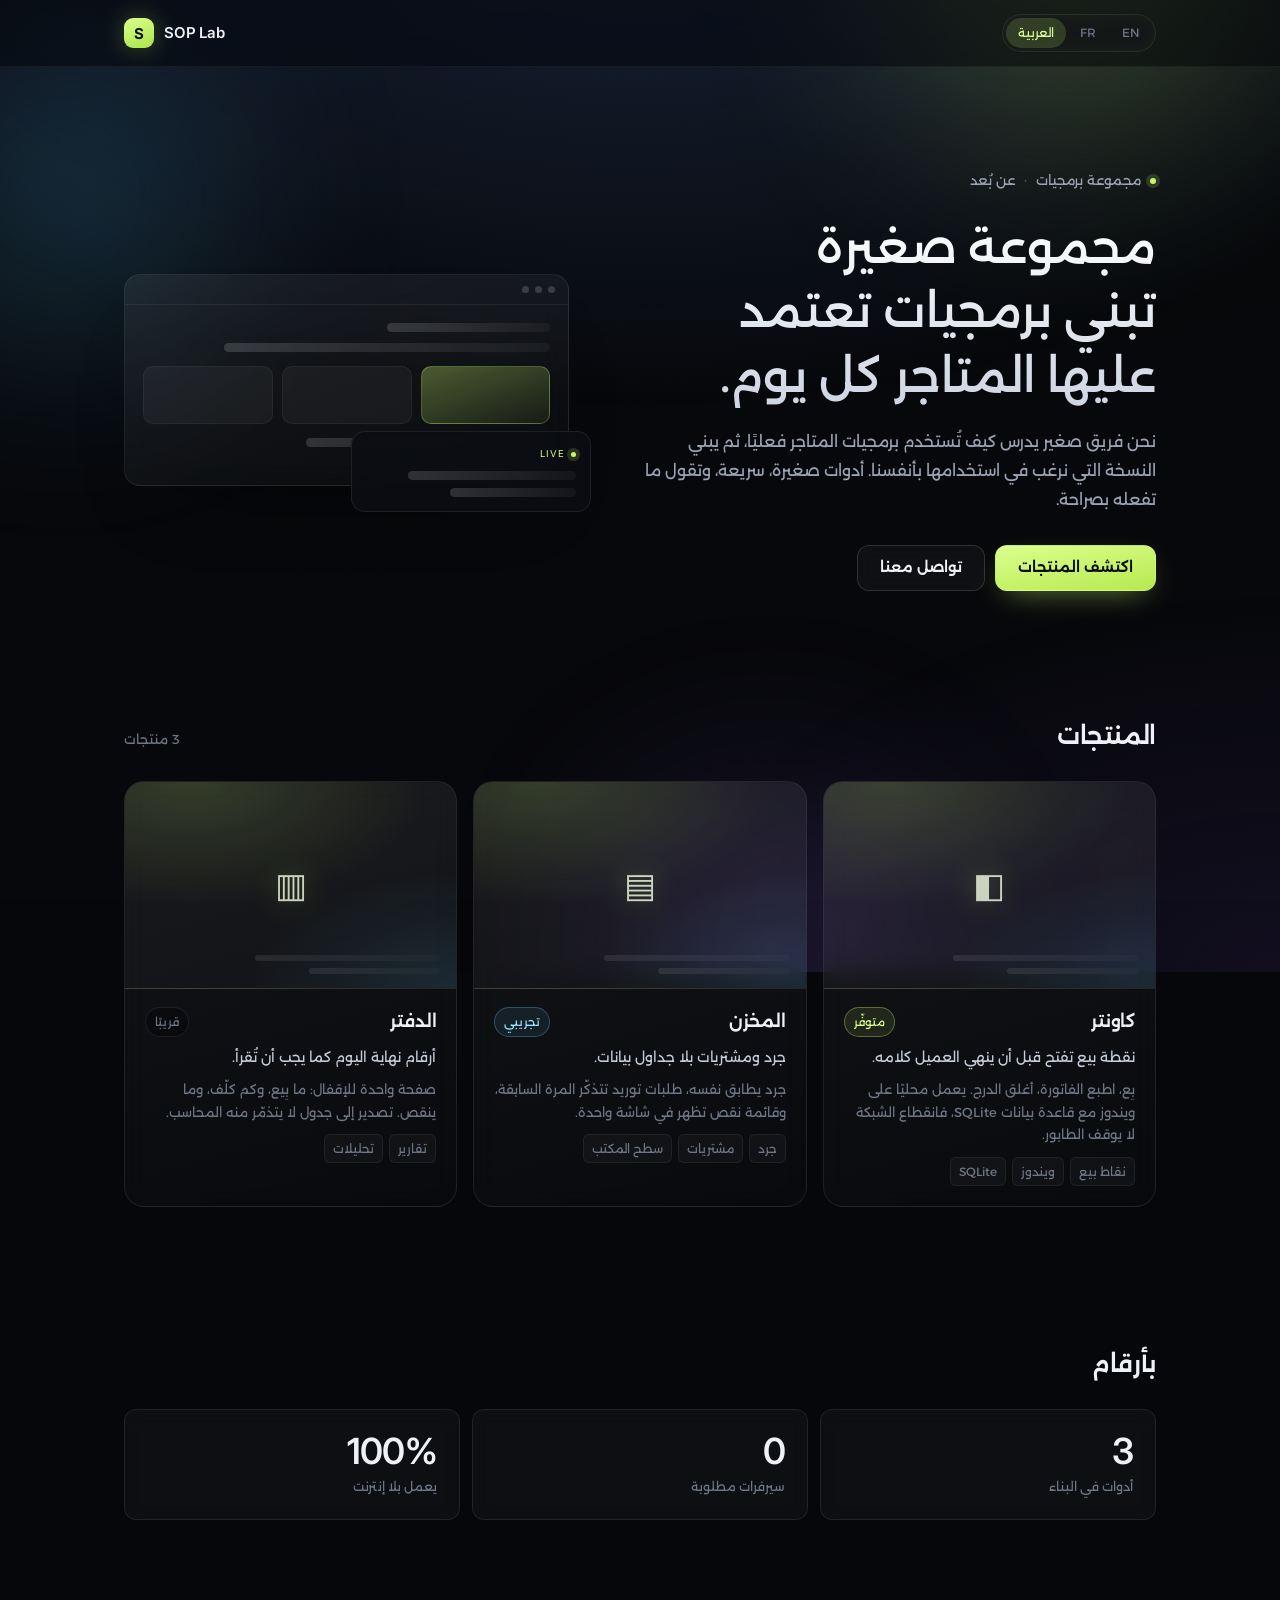
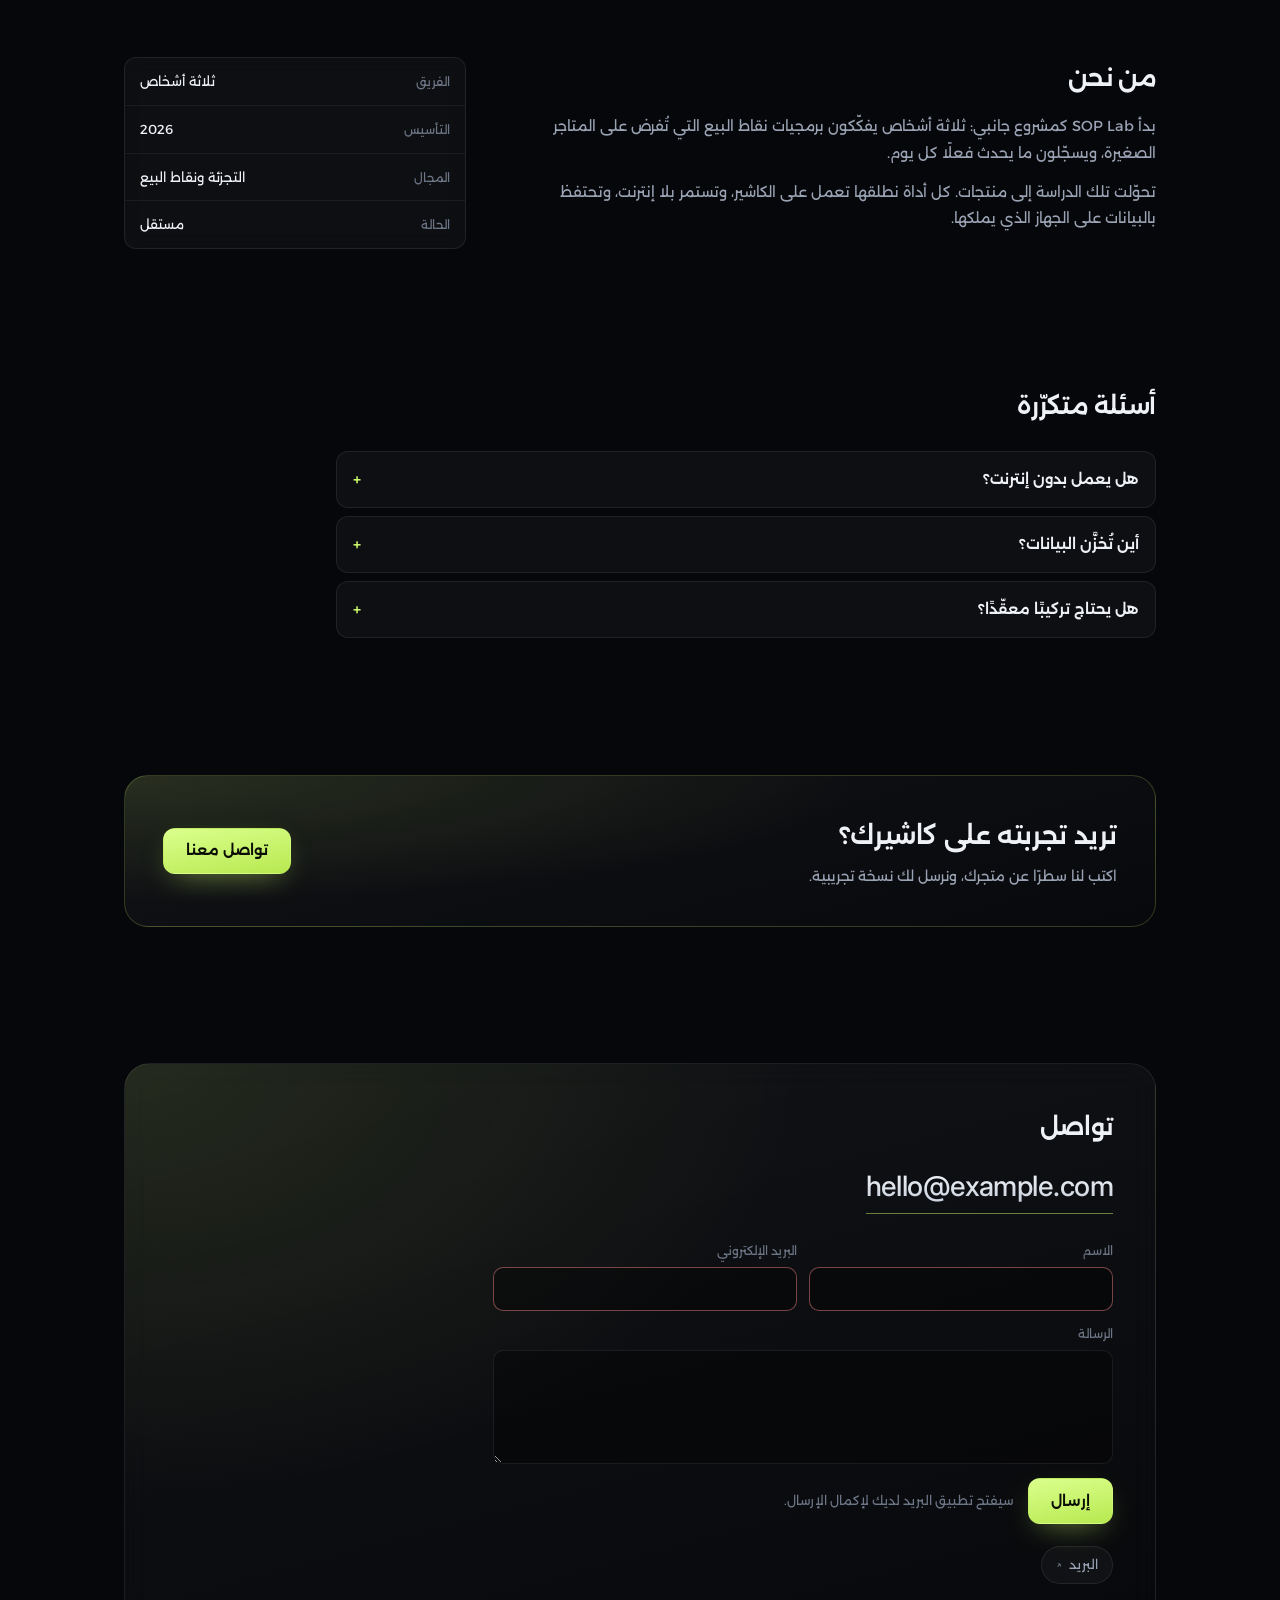
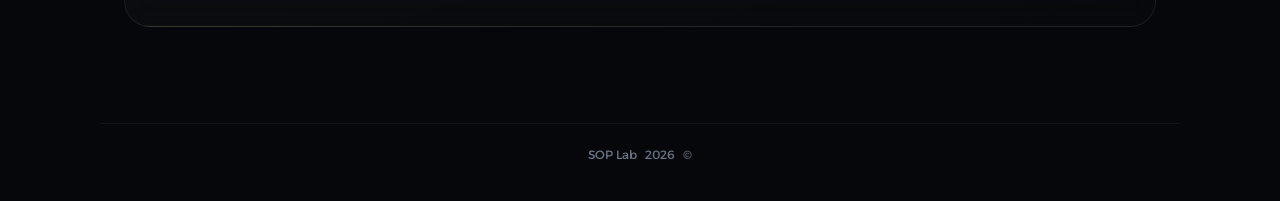
<file: index.html>
<!doctype html>
<html lang="ar" dir="rtl" data-device="desktop">
<head>
  <meta charset="utf-8">
  <meta name="viewport" content="width=device-width, initial-scale=1">
  <title>SOP Lab — برمجيات للمتاجر</title>
  <meta name="description" content="SOP Lab مجموعة صغيرة تبني برمجيات تعتمد عليها المتاجر كل يوم.">
  <meta name="theme-color" content="#06070a">
  <link rel="icon" href="data:image/svg+xml,%3Csvg xmlns='http://www.w3.org/2000/svg' viewBox='0 0 32 32'%3E%3Crect width='32' height='32' rx='8' fill='%23c9f56b'/%3E%3Ctext x='16' y='23' font-family='monospace' font-size='17' font-weight='700' text-anchor='middle' fill='%2306070a'%3ES%3C/text%3E%3C/svg%3E">
  <link rel="preconnect" href="https://fonts.googleapis.com">
  <link rel="preconnect" href="https://fonts.gstatic.com" crossorigin>
  <link href="https://fonts.googleapis.com/css2?family=Alexandria:wght@300;400;500;600&family=IBM+Plex+Sans+Arabic:wght@400;500;600&family=Inter:wght@400;500;600&family=Rubik:wght@400;500;600&display=swap" rel="stylesheet">
  <link rel="stylesheet" href="assets/css/style.css?v=10">
  <script>document.documentElement.classList.add('js-loading');</script>
  <noscript><style>html.js-loading .hero, html.js-loading .section { visibility: visible; }</style></noscript>
</head>
<body>
  <div class="aurora" aria-hidden="true">
    <span class="blob blob-1"></span>
    <span class="blob blob-2"></span>
    <span class="blob blob-3"></span>
  </div>

  <header class="site-header">
    <div class="wrap header-inner">
      <a class="brand" href="./">
        <span class="brand-mark" data-bind="brand.initials">S</span>
        <span class="brand-name" data-bind="brand.name">SOP Lab</span>
      </a>

      <div class="lang-switch" role="group" aria-label="Language / اللغة">
        <button type="button" data-lang="ar" lang="ar" aria-pressed="true">العربية</button>
        <button type="button" data-lang="fr" lang="fr" aria-pressed="false">FR</button>
        <button type="button" data-lang="en" lang="en" aria-pressed="false">EN</button>
      </div>
    </div>
  </header>

  <main id="blocks"></main>

  <footer class="site-footer">
    <div class="wrap footer-inner">
      <p class="footer-copy">© <span id="year">2026</span> <span data-bind="brand.name">SOP Lab</span></p>
    </div>
  </footer>

  <script src="assets/js/device.js?v=10"></script>
  <script src="assets/js/site.js?v=10"></script>
</body>
</html>
</file>
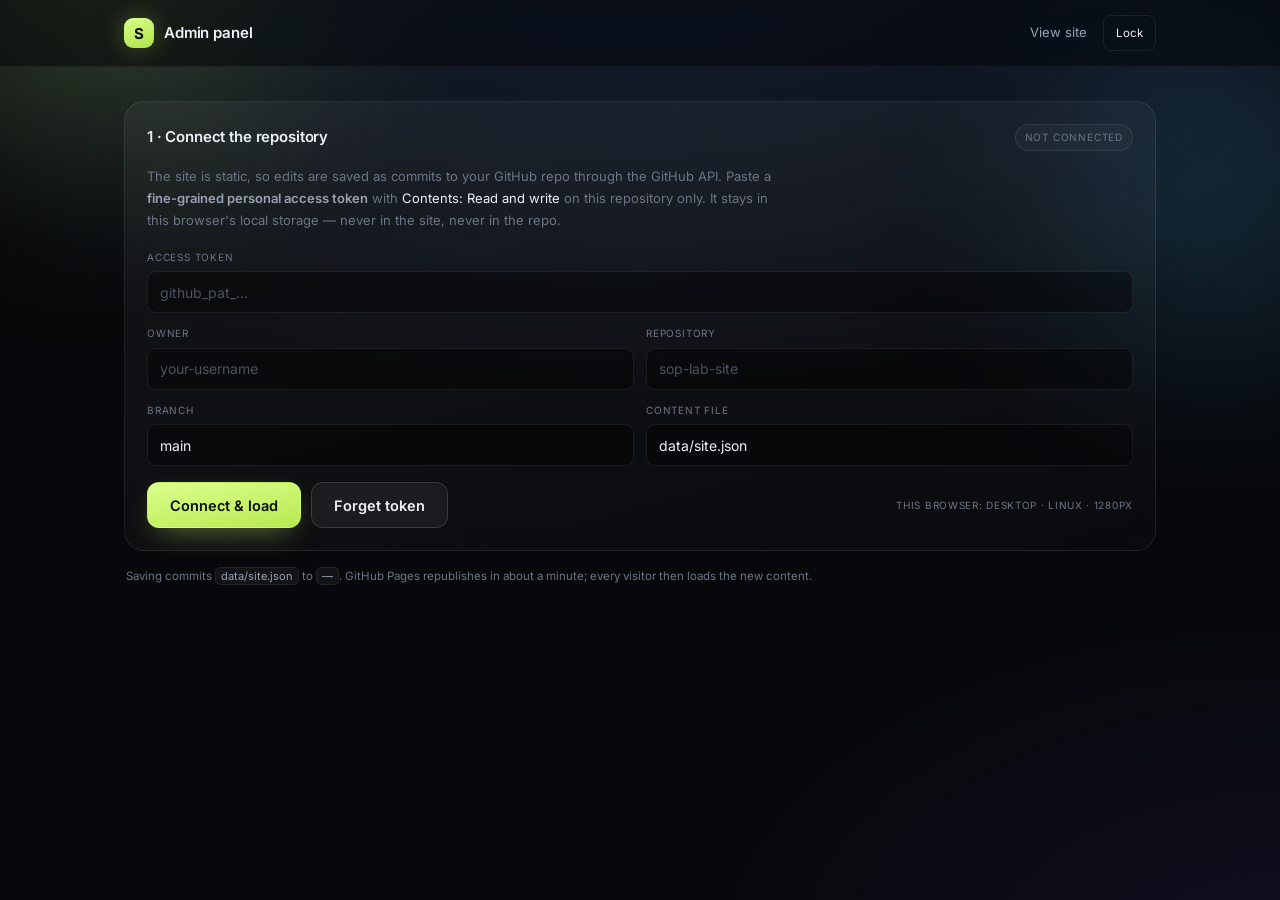
<file: admin/index.html>
<!doctype html>
<html lang="en" dir="ltr" data-device="desktop">
<head>
  <meta charset="utf-8">
  <meta name="viewport" content="width=device-width, initial-scale=1">
  <title>Admin — SOP Lab</title>
  <meta name="robots" content="noindex, nofollow">
  <meta name="theme-color" content="#06070a">
  <link rel="icon" href="data:image/svg+xml,%3Csvg xmlns='http://www.w3.org/2000/svg' viewBox='0 0 32 32'%3E%3Crect width='32' height='32' rx='8' fill='%23c9f56b'/%3E%3Ctext x='16' y='23' font-family='monospace' font-size='17' font-weight='700' text-anchor='middle' fill='%2306070a'%3ES%3C/text%3E%3C/svg%3E">
  <link rel="preconnect" href="https://fonts.googleapis.com">
  <link rel="preconnect" href="https://fonts.gstatic.com" crossorigin>
  <link href="https://fonts.googleapis.com/css2?family=Alexandria:wght@300;400;500;600&family=Inter:wght@400;500;600&display=swap" rel="stylesheet">
  <link rel="stylesheet" href="../assets/css/style.css?v=12">
  <link rel="stylesheet" href="../assets/css/admin.css?v=12">
</head>
<body class="admin">

  <div class="aurora" aria-hidden="true">
    <span class="blob blob-1"></span>
    <span class="blob blob-2"></span>
  </div>

  <header class="site-header">
    <div class="wrap header-inner">
      <a class="brand" href="../">
        <span class="brand-mark">S</span>
        <span class="brand-name">Admin panel</span>
      </a>
      <nav class="nav">
        <a href="../">View site</a>
        <a class="nav-admin" href="#" id="btn-logout">Lock</a>
      </nav>
    </div>
  </header>

  <main class="wrap admin-main">

    <!-- connection -------------------------------------------------- -->
    <section class="panel" id="conn-panel">
      <div class="panel-head">
        <h2>1 · Connect the repository</h2>
        <span class="conn-state" id="conn-status">not connected</span>
      </div>

      <p class="help">
        The site is static, so edits are saved as commits to your GitHub repo through the
        GitHub API. Paste a <strong>fine-grained personal access token</strong> with
        <em>Contents: Read and write</em> on this repository only. It stays in this
        browser's local storage — never in the site, never in the repo.
      </p>

      <form id="conn-form" class="grid-2" autocomplete="off">
        <label class="field span-2">
          <span>Access token</span>
          <input type="password" id="token" placeholder="github_pat_…" spellcheck="false">
        </label>
        <label class="field">
          <span>Owner</span>
          <input type="text" id="owner" placeholder="your-username" spellcheck="false">
        </label>
        <label class="field">
          <span>Repository</span>
          <input type="text" id="repo" placeholder="sop-lab-site" spellcheck="false">
        </label>
        <label class="field">
          <span>Branch</span>
          <input type="text" id="branch" value="main" spellcheck="false">
        </label>
        <label class="field">
          <span>Content file</span>
          <input type="text" id="path" value="data/site.json" spellcheck="false">
        </label>

        <div class="row-actions span-2">
          <button type="submit" class="btn btn-primary" id="btn-connect">Connect &amp; load</button>
          <button type="button" class="btn btn-ghost" id="btn-forget">Forget token</button>
          <span class="device-line" id="device-line"></span>
        </div>
      </form>
    </section>

    <!-- editor ------------------------------------------------------ -->
    <section class="panel is-hidden" id="editor">
      <div class="panel-head">
        <h2>2 · Edit content</h2>
        <span class="conn-state" id="file-state">—</span>
      </div>

      <div class="lang-bar">
        <span class="lang-bar-label">Content language</span>
        <div class="lang-switch" id="edit-lang" role="group" aria-label="Content language">
          <button type="button" data-edit-lang="ar" lang="ar" aria-pressed="true">العربية</button>
          <button type="button" data-edit-lang="fr" lang="fr" aria-pressed="false">Français</button>
          <button type="button" data-edit-lang="en" lang="en" aria-pressed="false">English</button>
        </div>
        <span class="lang-hint" id="lang-hint">Arabic is the default language.</span>
      </div>

      <div class="group">
        <h3 class="group-title">Shared — every language</h3>
        <div class="grid-2">
          <label class="field"><span>Group name</span><input type="text" id="b-name"></label>
          <label class="field"><span>Monogram</span><input type="text" id="b-initials" maxlength="3"></label>
          <label class="field"><span>Contact email</span><input type="email" id="b-email" dir="ltr"></label>
          <label class="field"><span>Form endpoint</span><input type="text" id="b-form" dir="ltr" placeholder="https://formspree.io/f/xxxx"></label>
        </div>
        <p class="help" style="margin: 12px 0 0;">
          Paste a form endpoint (Formspree, Web3Forms, Getform…) and the contact form posts
          to it. Leave it empty and the form falls back to opening the visitor's mail app.
        </p>
      </div>

      <div class="group">
        <h3 class="group-title" id="copy-title">Text — العربية</h3>
        <div class="grid-2">
          <label class="field"><span>Kicker</span><input type="text" id="c-kicker" dir="auto"></label>
          <label class="field"><span>Location</span><input type="text" id="c-location" dir="auto"></label>
          <label class="field span-2"><span>Headline</span><input type="text" id="c-tagline" dir="auto"></label>
          <label class="field"><span>Footer note</span><input type="text" id="c-short" dir="auto"></label>
          <label class="field"><span>Team</span><input type="text" id="c-team" dir="auto"></label>
          <label class="field span-2"><span>Intro</span><textarea id="c-intro" rows="3" dir="auto"></textarea></label>
          <label class="field span-2"><span>About (blank line between paragraphs)</span><textarea id="c-about" rows="6" dir="auto"></textarea></label>
          <label class="field"><span>Founded</span><input type="text" id="c-founded" dir="auto"></label>
          <label class="field"><span>Focus</span><input type="text" id="c-focus" dir="auto"></label>
          <label class="field span-2"><span>Status</span><input type="text" id="c-status" dir="auto"></label>
        </div>
      </div>

      <div class="group">
        <h3 class="group-title">Theme</h3>
        <div class="grid-2">
          <label class="field"><span>Accent colour</span><input type="color" id="b-accent"></label>
          <label class="field">
            <span>Font pair</span>
            <select id="b-fonts">
              <option value="alexandria">Alexandria + Inter</option>
              <option value="plex">IBM Plex Sans Arabic + Inter</option>
              <option value="rubik">Rubik + Inter</option>
            </select>
          </label>
          <label class="field"><span>Corner radius (px)</span><input type="number" id="b-radius" min="0" max="40"></label>
          <label class="field"><span>Aurora strength (0–2)</span><input type="number" id="b-aurora" min="0" max="2" step="0.1"></label>
        </div>
      </div>

      <div class="group">
        <div class="group-head">
          <h3 class="group-title">Page sections</h3>
          <div class="row-actions" style="margin: 0;">
            <select id="add-section-type" style="min-width: 150px;">
              <option value="hero">Hero</option>
              <option value="products">Products</option>
              <option value="text">Text / About</option>
              <option value="stats">Numbers</option>
              <option value="faq">FAQ</option>
              <option value="gallery">Gallery</option>
              <option value="cta">Call to action</option>
              <option value="canvas">Freeform canvas</option>
              <option value="contact">Contact</option>
            </select>
            <button type="button" class="btn btn-ghost btn-sm" id="btn-add-section">+ Add section</button>
          </div>
        </div>
        <div class="sections-list" id="sections-list"></div>
      </div>

      <div class="group">
        <div class="group-head">
          <h3 class="group-title">Products</h3>
          <button type="button" class="btn btn-ghost btn-sm" id="btn-add-product">+ Add product</button>
        </div>
        <div class="product-editor" id="products"></div>
      </div>

      <div class="group">
        <div class="group-head">
          <h3 class="group-title">Links</h3>
          <button type="button" class="btn btn-ghost btn-sm" id="btn-add-link">+ Add link</button>
        </div>
        <div class="link-editor" id="links"></div>
      </div>

      <div class="save-bar">
        <button type="button" class="btn btn-primary" id="btn-save">Save &amp; publish</button>
        <button type="button" class="btn btn-ghost" id="btn-reload">Discard &amp; reload</button>
        <span class="dirty" id="dirty-note">no changes</span>
      </div>
    </section>

    <p class="footnote">
      Saving commits <code>data/site.json</code> to <code id="foot-repo">—</code>.
      GitHub Pages republishes in about a minute; every visitor then loads the new content.
    </p>
  </main>

  <div class="toast" id="toast" role="status" aria-live="polite"></div>

  <script src="../assets/js/device.js?v=12"></script>
  <script src="../assets/js/admin.js?v=12"></script>
</body>
</html>
</file>
<file: assets/css/style.css>
/* ============================================================
   SOP Lab — aurora glass theme
   Arabic-first (RTL) with logical properties. The header is
   forced LTR: wordmark always left, language switch always right.
   ============================================================ */

:root {
  --bg: #06070a;
  --text: #eef1f6;
  --muted: #9aa3b4;
  --muted-2: #6c7686;
  --accent: #c9f56b;
  --accent-ink: #0a0d05;
  --line: rgba(255, 255, 255, .08);
  --line-strong: rgba(255, 255, 255, .14);
  --glass: rgba(255, 255, 255, .035);
  --glass-2: rgba(255, 255, 255, .055);
  --radius: 20px;
  --radius-sm: 12px;
  --wrap: 1080px;
  --font-ar: Alexandria, "IBM Plex Sans Arabic", "Segoe UI", Tahoma, sans-serif;
  --font-lat: Inter, "SF Pro Display", -apple-system, BlinkMacSystemFont, "Segoe UI", Roboto, Arial, sans-serif;
}

* { box-sizing: border-box; }

html {
  -webkit-text-size-adjust: 100%;
  scroll-behavior: smooth;
  font-variant-numeric: lining-nums;
}

body {
  margin: 0;
  min-height: 100vh;
  background: var(--bg);
  color: var(--text);
  font-family: var(--font-ar);
  font-size: 16px;
  line-height: 1.75;
  -webkit-font-smoothing: antialiased;
  overflow-x: hidden;
}

html[lang="fr"] body,
html[lang="en"] body { font-family: var(--font-lat); line-height: 1.65; }

img { max-width: 100%; display: block; }
a { color: inherit; }

/* ---------- first paint: hide text until the JSON is in ---------- */

html.js-loading .hero,
html.js-loading .section { visibility: hidden; }

/* ---------- font pair (set by brand.theme.fonts) ---------- */

html[data-fonts="plex"] { --font-ar: "IBM Plex Sans Arabic", "Segoe UI", Tahoma, sans-serif; }
html[data-fonts="rubik"] { --font-ar: Rubik, "Segoe UI", Tahoma, sans-serif; }

/* ---------- aurora backdrop ---------- */

.aurora {
  position: fixed;
  inset: -8% 0;
  z-index: -2;
  overflow: hidden;
  pointer-events: none;
  will-change: transform;
  background:
    radial-gradient(120% 90% at 50% -10%, rgba(28, 42, 66, .85) 0%, rgba(6, 7, 10, 0) 62%),
    radial-gradient(80% 60% at 100% 100%, rgba(30, 22, 54, .5) 0%, rgba(6, 7, 10, 0) 60%);
}

.blob {
  position: absolute;
  border-radius: 50%;
  filter: blur(90px);
  opacity: .5;
  will-change: transform;
  transform: translate3d(0, 0, 0);
}

.blob-1 {
  width: 44vmax;
  height: 44vmax;
  inset-block-start: -18vmax;
  inset-inline-start: -10vmax;
  background: radial-gradient(circle at 40% 40%, rgba(201, 245, 107, .55), rgba(201, 245, 107, 0) 68%);
  animation: drift-a 26s ease-in-out infinite;
}

.blob-2 {
  width: 38vmax;
  height: 38vmax;
  inset-block-start: 2vmax;
  inset-inline-end: -14vmax;
  background: radial-gradient(circle at 50% 50%, rgba(84, 196, 255, .5), rgba(84, 196, 255, 0) 68%);
  animation: drift-b 32s ease-in-out infinite;
}

.blob-3 {
  width: 36vmax;
  height: 36vmax;
  inset-block-end: -16vmax;
  inset-inline-start: 22%;
  background: radial-gradient(circle at 50% 50%, rgba(150, 108, 255, .45), rgba(150, 108, 255, 0) 70%);
  animation: drift-c 38s ease-in-out infinite;
}

@keyframes drift-a {
  0%, 100% { transform: translate3d(0, 0, 0) scale(1); }
  50% { transform: translate3d(4vmax, 6vmax, 0) scale(1.12); }
}
@keyframes drift-b {
  0%, 100% { transform: translate3d(0, 0, 0) scale(1); }
  50% { transform: translate3d(-6vmax, 4vmax, 0) scale(1.08); }
}
@keyframes drift-c {
  0%, 100% { transform: translate3d(0, 0, 0) scale(1); }
  50% { transform: translate3d(3vmax, -5vmax, 0) scale(1.15); }
}

body::after {
  content: "";
  position: fixed;
  inset: 0;
  z-index: -1;
  pointer-events: none;
  opacity: .2;
  mix-blend-mode: overlay;
  background-image: url("data:image/svg+xml,%3Csvg xmlns='http://www.w3.org/2000/svg' width='180' height='180'%3E%3Cfilter id='n'%3E%3CfeTurbulence type='fractalNoise' baseFrequency='.85' numOctaves='3' stitchTiles='stitch'/%3E%3C/filter%3E%3Crect width='180' height='180' filter='url(%23n)'/%3E%3C/svg%3E");
}

.wrap {
  width: 100%;
  max-width: var(--wrap);
  margin-inline: auto;
  padding-inline: 24px;
}

/* ---------- header (always LTR: logo left, languages right) ---------- */

.site-header {
  position: sticky;
  inset-block-start: 0;
  z-index: 50;
  background: rgba(6, 7, 10, .55);
  backdrop-filter: blur(18px) saturate(140%);
  -webkit-backdrop-filter: blur(18px) saturate(140%);
  border-block-end: 1px solid rgba(255, 255, 255, .05);
}

.header-inner {
  direction: ltr;
  display: flex;
  align-items: center;
  justify-content: space-between;
  gap: 14px;
  min-height: 66px;
}

.brand {
  display: inline-flex;
  align-items: center;
  gap: 10px;
  text-decoration: none;
  min-height: 44px;
  direction: ltr;
}

.brand-mark {
  display: grid;
  place-items: center;
  width: 30px;
  height: 30px;
  border-radius: 9px;
  background: linear-gradient(160deg, #dcff8a, #a9e34a);
  color: var(--accent-ink);
  font-family: var(--font-lat);
  font-weight: 700;
  font-size: 15px;
  line-height: 1;
  box-shadow: 0 0 24px rgba(201, 245, 107, .28);
  flex: 0 0 auto;
}

.brand-name {
  font-family: var(--font-lat);
  font-weight: 600;
  font-size: 15px;
  letter-spacing: -.01em;
  white-space: nowrap;
}

.lang-switch {
  direction: ltr;
  display: inline-flex;
  align-items: center;
  gap: 2px;
  padding: 3px;
  border: 1px solid var(--line);
  border-radius: 999px;
  background: var(--glass);
  backdrop-filter: blur(10px);
  -webkit-backdrop-filter: blur(10px);
  flex: 0 0 auto;
}

.lang-switch button {
  appearance: none;
  border: 0;
  background: transparent;
  color: var(--muted-2);
  font: inherit;
  font-size: 12px;
  line-height: 1;
  padding: 8px 12px;
  min-height: 30px;
  border-radius: 999px;
  cursor: pointer;
  white-space: nowrap;
  transition: color .18s ease, background .18s ease, transform .12s ease;
}
.lang-switch button:hover { color: var(--text); }
.lang-switch button[aria-pressed="true"] {
  background: rgba(201, 245, 107, .16);
  color: #ddff9a;
}

/* ---------- hero: copy + product mockup ---------- */

.hero { padding-block: clamp(48px, 8vw, 104px) clamp(32px, 5vw, 56px); }

.hero-grid {
  display: grid;
  grid-template-columns: minmax(0, 1.08fr) minmax(0, .92fr);
  gap: clamp(28px, 5vw, 64px);
  align-items: center;
}

.hero-copy { max-width: 620px; }

.eyebrow {
  display: flex;
  align-items: center;
  flex-wrap: wrap;
  gap: 9px;
  margin: 0 0 22px;
  color: var(--muted-2);
  font-size: 11.5px;
  letter-spacing: .16em;
  text-transform: uppercase;
  font-family: var(--font-lat);
}

html[lang="ar"] .eyebrow {
  font-family: var(--font-ar);
  letter-spacing: 0;
  text-transform: none;
  font-size: 13.5px;
  color: var(--muted);
}

.dot {
  width: 6px;
  height: 6px;
  border-radius: 50%;
  background: var(--accent);
  box-shadow: 0 0 0 4px rgba(201, 245, 107, .16);
  animation: pulse 3s ease-in-out infinite;
  flex: 0 0 auto;
}

@keyframes pulse {
  0%, 100% { box-shadow: 0 0 0 4px rgba(201, 245, 107, .16); }
  50% { box-shadow: 0 0 0 8px rgba(201, 245, 107, .04); }
}

.sep { color: rgba(255, 255, 255, .25); }

.hero-title {
  margin: 0;
  font-size: clamp(30px, 4.6vw, 50px);
  font-weight: 600;
  line-height: 1.2;
  letter-spacing: -.022em;
  text-wrap: balance;
  background: linear-gradient(180deg, #ffffff 0%, #cdd5e2 100%);
  -webkit-background-clip: text;
  background-clip: text;
  color: transparent;
}

html[lang="ar"] .hero-title {
  line-height: 1.4;
  letter-spacing: 0;
  font-weight: 500;
  font-size: clamp(28px, 4.4vw, 46px);
}

.hero-lede {
  max-width: 54ch;
  margin: 20px 0 0;
  color: var(--muted);
  font-size: clamp(14.5px, 1.6vw, 16px);
  line-height: 1.8;
}

.hero-actions {
  display: flex;
  flex-wrap: wrap;
  gap: 10px;
  margin-block-start: 30px;
}

.btn {
  display: inline-flex;
  align-items: center;
  justify-content: center;
  gap: 8px;
  min-height: 46px;
  padding-inline: 22px;
  border-radius: 12px;
  font-family: inherit;
  font-size: 14.5px;
  font-weight: 600;
  text-decoration: none;
  border: 1px solid transparent;
  cursor: pointer;
  transition: transform .14s ease, background .18s ease, border-color .18s ease, box-shadow .18s ease;
}
.btn:active { transform: scale(.985) translateY(1px); }

.btn-primary {
  background: linear-gradient(170deg, #dbff8d, #b7e950);
  color: var(--accent-ink);
  box-shadow: 0 10px 30px -12px rgba(201, 245, 107, .6);
}
.btn-primary:hover { box-shadow: 0 14px 34px -12px rgba(201, 245, 107, .75); }

.btn-ghost {
  border-color: var(--line-strong);
  background: var(--glass);
  color: var(--text);
  backdrop-filter: blur(8px);
  -webkit-backdrop-filter: blur(8px);
}
.btn-ghost:hover { background: var(--glass-2); border-color: rgba(255, 255, 255, .22); }

.btn-sm { min-height: 36px; padding-inline: 14px; font-size: 13px; }

/* the mockup: glass window + skeleton UI, no fake screenshots */
.hero-visual { position: relative; }

.shot {
  border: 1px solid var(--line);
  border-radius: 16px;
  background: linear-gradient(160deg, rgba(255, 255, 255, .07), rgba(255, 255, 255, .015));
  backdrop-filter: blur(14px);
  -webkit-backdrop-filter: blur(14px);
  box-shadow: 0 40px 90px -60px #000;
  overflow: hidden;
}

.shot-main { position: relative; }

.shot-bar {
  display: flex;
  gap: 6px;
  padding: 11px 13px;
  border-block-end: 1px solid rgba(255, 255, 255, .06);
}

.shot-bar span {
  width: 7px;
  height: 7px;
  border-radius: 50%;
  background: rgba(255, 255, 255, .16);
}

.shot-body {
  padding: 18px;
  display: grid;
  gap: 11px;
}

.shot-line {
  height: 9px;
  border-radius: 6px;
  background: linear-gradient(90deg, rgba(255, 255, 255, .15), rgba(255, 255, 255, .04));
}
.shot-line.w40 { width: 40%; }
.shot-line.w60 { width: 60%; }
.shot-line.w80 { width: 80%; }

.shot-tiles {
  display: grid;
  grid-template-columns: repeat(3, 1fr);
  gap: 9px;
  margin-block: 3px;
}

.shot-tile {
  height: 58px;
  border-radius: 10px;
  background: rgba(255, 255, 255, .045);
  border: 1px solid rgba(255, 255, 255, .05);
}
.shot-tile.accent {
  background: linear-gradient(160deg, rgba(201, 245, 107, .32), rgba(201, 245, 107, .06));
  border-color: rgba(201, 245, 107, .28);
}

.shot-float {
  position: absolute;
  inset-block-end: -26px;
  inset-inline-start: -22px;
  width: min(58%, 240px);
  padding: 14px;
  display: grid;
  gap: 8px;
  border-radius: 14px;
  background: rgba(11, 14, 19, .92);
  animation: floaty 7s ease-in-out infinite;
}

@keyframes floaty {
  0%, 100% { transform: translateY(0); }
  50% { transform: translateY(-6px); }
}

.shot-pill {
  display: inline-flex;
  align-items: center;
  gap: 6px;
  font-family: var(--font-lat);
  font-size: 9.5px;
  letter-spacing: .1em;
  text-transform: uppercase;
  color: #d8ff92;
}
.shot-pill .dot { width: 5px; height: 5px; animation: none; }

/* ---------- sections ---------- */

.section { padding-block: clamp(38px, 6vw, 68px); }

.section-head {
  display: flex;
  align-items: baseline;
  justify-content: space-between;
  gap: 16px;
  flex-wrap: wrap;
  margin-block-end: 24px;
}

.section h2 {
  margin: 0;
  font-size: clamp(19px, 2.6vw, 24px);
  font-weight: 600;
  letter-spacing: -.015em;
}

.section-note {
  margin: 0;
  font-family: var(--font-lat);
  font-size: 11px;
  letter-spacing: .14em;
  text-transform: uppercase;
  color: var(--muted-2);
}
html[lang="ar"] .section-note { font-family: var(--font-ar); letter-spacing: 0; text-transform: none; font-size: 13px; }

/* ---------- products: large cards with a preview ---------- */

.product-grid {
  display: grid;
  grid-template-columns: repeat(auto-fit, minmax(300px, 1fr));
  gap: 16px;
}

.card {
  position: relative;
  display: flex;
  flex-direction: column;
  border-radius: var(--radius);
  border: 1px solid var(--line);
  background: linear-gradient(165deg, rgba(255, 255, 255, .06), rgba(255, 255, 255, .015));
  backdrop-filter: blur(12px);
  -webkit-backdrop-filter: blur(12px);
  overflow: hidden;
  transition: border-color .22s ease, transform .22s ease, box-shadow .22s ease;
}

@media (hover: hover) {
  .card:hover {
    border-color: rgba(201, 245, 107, .28);
    transform: translateY(-3px);
    box-shadow: 0 28px 60px -40px rgba(0, 0, 0, .95);
  }
}

.card-preview {
  position: relative;
  aspect-ratio: 16 / 10;
  border-block-end: 1px solid var(--line);
  background:
    radial-gradient(120% 100% at 20% 0%, rgba(201, 245, 107, .16), transparent 60%),
    radial-gradient(100% 90% at 100% 100%, rgba(84, 196, 255, .13), transparent 62%),
    rgba(255, 255, 255, .02);
  display: grid;
  place-items: center;
  overflow: hidden;
}

.card-preview img {
  width: 100%;
  height: 100%;
  object-fit: cover;
}

.preview-glyph {
  font-size: 34px;
  line-height: 1;
  color: #eaf4d9;
  opacity: .85;
  text-shadow: 0 0 30px rgba(201, 245, 107, .35);
}

.preview-lines {
  position: absolute;
  inset-block-end: 14px;
  inset-inline: 16px;
  display: grid;
  gap: 7px;
  opacity: .5;
}
.preview-lines i {
  display: block;
  height: 6px;
  border-radius: 4px;
  background: linear-gradient(90deg, rgba(255, 255, 255, .18), rgba(255, 255, 255, .04));
}
.preview-lines i:nth-child(1) { width: 62%; }
.preview-lines i:nth-child(2) { width: 44%; }

.card-body {
  padding: 18px 20px 20px;
  display: flex;
  flex-direction: column;
  gap: 9px;
  flex: 1;
}

.card-top {
  display: flex;
  align-items: center;
  justify-content: space-between;
  gap: 10px;
}

.card-name {
  margin: 0;
  font-size: 17px;
  font-weight: 600;
  letter-spacing: -.01em;
  line-height: 1.4;
}

.card-tagline { margin: 0; color: #c3ccda; font-size: 14px; line-height: 1.65; }
.card-desc { margin: 0; color: var(--muted-2); font-size: 13px; line-height: 1.75; }

.pill {
  flex: 0 0 auto;
  font-family: var(--font-lat);
  font-size: 10px;
  letter-spacing: .1em;
  text-transform: uppercase;
  padding: 4px 9px;
  border-radius: 999px;
  border: 1px solid var(--line);
  color: var(--muted);
  background: rgba(6, 7, 10, .45);
  white-space: nowrap;
}
html[lang="ar"] .pill { font-family: var(--font-ar); letter-spacing: 0; text-transform: none; font-size: 11.5px; }

.pill-live { color: #d8ff92; border-color: rgba(201, 245, 107, .34); background: rgba(201, 245, 107, .1); }
.pill-beta { color: #9fe6ff; border-color: rgba(110, 200, 255, .3); background: rgba(90, 190, 255, .09); }
.pill-soon { color: var(--muted-2); }

.tags {
  display: flex;
  flex-wrap: wrap;
  gap: 6px;
  margin: 2px 0 0;
  padding: 0;
  list-style: none;
}
.tags li {
  font-family: var(--font-lat);
  font-size: 10.5px;
  color: var(--muted-2);
  border: 1px solid rgba(255, 255, 255, .06);
  background: rgba(255, 255, 255, .03);
  padding: 3px 8px;
  border-radius: 6px;
}
html[lang="ar"] .tags li { font-family: var(--font-ar); font-size: 12px; }

.card-links { display: flex; gap: 14px; margin-block-start: auto; padding-block-start: 6px; }
.card-links a {
  font-size: 12.5px;
  font-weight: 600;
  color: var(--accent);
  text-decoration: none;
  border-block-end: 1px solid rgba(201, 245, 107, .3);
  padding-block-end: 1px;
}
.card-links a:hover { border-block-end-color: var(--accent); }

.empty {
  grid-column: 1 / -1;
  margin: 0;
  padding: 34px 24px;
  display: flex;
  flex-direction: column;
  align-items: center;
  gap: 14px;
  text-align: center;
  color: var(--muted-2);
  border: 1px dashed var(--line);
  border-radius: var(--radius);
  font-size: 13.5px;
  background: var(--glass);
}
.empty-text { margin: 0; }

/* ---------- about ---------- */

.about-grid {
  display: grid;
  grid-template-columns: minmax(0, 1.3fr) minmax(0, .7fr);
  gap: clamp(26px, 5vw, 56px);
  align-items: start;
}

.prose { color: var(--muted); font-size: 14.5px; margin-block-start: 14px; line-height: 1.85; }
.prose p { margin: 0 0 12px; }
.prose p:last-child { margin-block-end: 0; }

.facts {
  margin: 0;
  display: grid;
  border: 1px solid var(--line);
  border-radius: var(--radius-sm);
  overflow: hidden;
  background: var(--glass);
  backdrop-filter: blur(10px);
  -webkit-backdrop-filter: blur(10px);
}
.facts > div {
  display: flex;
  align-items: baseline;
  justify-content: space-between;
  gap: 14px;
  padding: 12px 15px;
  border-block-end: 1px solid rgba(255, 255, 255, .05);
}
.facts > div:last-child { border-block-end: 0; }
.facts dt { font-size: 12px; color: var(--muted-2); }
.facts dd { margin: 0; font-size: 13px; text-align: end; color: var(--text); }

/* ---------- contact ---------- */

.contact-card {
  padding: clamp(24px, 4vw, 42px);
  border: 1px solid var(--line);
  border-radius: 26px;
  background:
    radial-gradient(120% 140% at 0% 0%, rgba(201, 245, 107, .1), transparent 55%),
    linear-gradient(165deg, rgba(255, 255, 255, .05), rgba(255, 255, 255, .012));
  backdrop-filter: blur(14px);
  -webkit-backdrop-filter: blur(14px);
}

.contact-mail {
  display: inline-block;
  margin-block-start: 14px;
  font-family: var(--font-lat);
  font-size: clamp(19px, 3.2vw, 28px);
  font-weight: 500;
  letter-spacing: -.02em;
  text-decoration: none;
  word-break: break-word;
  background: linear-gradient(180deg, #ffffff, #b9c4d4);
  -webkit-background-clip: text;
  background-clip: text;
  color: transparent;
  border-block-end: 1px solid rgba(201, 245, 107, .5);
  padding-block-end: 2px;
}
.contact-mail:hover { border-block-end-color: var(--accent); }

.contact-form {
  display: grid;
  gap: 12px;
  margin-block-start: 26px;
  max-width: 620px;
}

.form-row {
  display: grid;
  grid-template-columns: 1fr 1fr;
  gap: 12px;
}

.form-field { display: flex; flex-direction: column; gap: 6px; }

.form-field > span {
  font-size: 12px;
  color: var(--muted-2);
}

.form-field input,
.form-field textarea {
  width: 100%;
  background: rgba(0, 0, 0, .32);
  border: 1px solid var(--line);
  border-radius: 10px;
  color: var(--text);
  font-family: inherit;
  font-size: 14px;
  padding: 11px 13px;
  min-height: 44px;
  outline: none;
  transition: border-color .16s ease, background .16s ease;
}
.form-field textarea { resize: vertical; line-height: 1.6; }
.form-field input:focus,
.form-field textarea:focus {
  border-color: rgba(201, 245, 107, .5);
  background: rgba(0, 0, 0, .45);
}
.form-field input:invalid:not(:placeholder-shown) { border-color: rgba(255, 143, 143, .45); }

.form-actions {
  display: flex;
  align-items: center;
  gap: 14px;
  flex-wrap: wrap;
  margin-block-start: 2px;
}

.form-note {
  margin: 0;
  font-size: 12.5px;
  color: var(--muted-2);
  min-height: 18px;
}
.form-note.ok { color: #d8ff92; }
.form-note.err { color: #ff9b9b; }

.contact-links {
  display: flex;
  flex-wrap: wrap;
  gap: 8px;
  margin-block-start: 22px;
}

.contact-links a {
  display: inline-flex;
  align-items: center;
  gap: 7px;
  min-height: 38px;
  padding-inline: 14px;
  border: 1px solid var(--line);
  border-radius: 999px;
  background: var(--glass);
  text-decoration: none;
  font-size: 12.5px;
  color: var(--muted);
  transition: color .18s ease, border-color .18s ease, background .18s ease;
}
.contact-links a:hover { color: var(--text); border-color: rgba(255, 255, 255, .2); background: var(--glass-2); }
.contact-links a:active { transform: scale(.98); }
.contact-links a::after { content: "↗"; font-size: 10px; color: var(--muted-2); }

/* ---------- footer ---------- */

.site-footer { padding-block: 28px 36px; }

.footer-inner {
  display: flex;
  align-items: center;
  justify-content: center;
  gap: 10px 22px;
  flex-wrap: wrap;
  padding-block-start: 20px;
  border-block-start: 1px solid rgba(255, 255, 255, .05);
}

.footer-copy {
  margin: 0;
  display: flex;
  align-items: center;
  justify-content: center;
  flex-wrap: wrap;
  gap: 8px;
  font-size: 12px;
  color: var(--muted-2);
}

/* ============================================================
   Motion
   ============================================================ */

.reveal {
  opacity: 0;
  transform: translateY(16px);
  transition: opacity .6s cubic-bezier(.22, .68, .2, 1), transform .6s cubic-bezier(.22, .68, .2, 1);
  will-change: opacity, transform;
}
.reveal.is-visible { opacity: 1; transform: none; }

main { transition: opacity .2s ease, transform .2s ease; }
main.is-switching { opacity: .18; transform: translateY(5px); }

.lang-switch button:active { transform: scale(.94); }
.lang-switch button.is-pressed { animation: press .32s cubic-bezier(.3, .7, .2, 1); }
@keyframes press {
  0% { transform: scale(1); }
  38% { transform: scale(.9); }
  100% { transform: scale(1); }
}

/* ============================================================
   Section blocks
   ============================================================ */

.cols-2 { grid-template-columns: repeat(2, minmax(0, 1fr)); }
.cols-3 { grid-template-columns: repeat(3, minmax(0, 1fr)); }
.cols-4 { grid-template-columns: repeat(4, minmax(0, 1fr)); }

.hero-centered .hero-copy { max-width: 780px; margin-inline: auto; text-align: center; }
.hero-centered .eyebrow, .hero-centered .hero-actions { justify-content: center; }
.hero-centered .hero-lede { margin-inline: auto; }

/* stats */
.stats {
  display: grid;
  grid-template-columns: repeat(auto-fit, minmax(170px, 1fr));
  gap: 12px;
}

.stat {
  display: grid;
  gap: 4px;
  padding: 22px;
  border: 1px solid var(--line);
  border-radius: var(--radius-sm);
  background: var(--glass);
  backdrop-filter: blur(10px);
  -webkit-backdrop-filter: blur(10px);
}

.stat-value {
  font-family: var(--font-lat);
  font-size: clamp(26px, 3.2vw, 36px);
  font-weight: 600;
  letter-spacing: -.02em;
  line-height: 1.1;
}

.stat-label { font-size: 12.5px; color: var(--muted-2); }

/* faq */
.faq { display: grid; gap: 8px; max-width: 820px; }

.faq-item {
  border: 1px solid var(--line);
  border-radius: 12px;
  background: var(--glass);
  padding-inline: 16px;
}

.faq-item summary {
  cursor: pointer;
  padding-block: 15px;
  font-weight: 600;
  font-size: 14.5px;
  list-style: none;
  display: flex;
  align-items: center;
  justify-content: space-between;
  gap: 12px;
}
.faq-item summary::-webkit-details-marker { display: none; }
.faq-item summary::after { content: "+"; color: var(--accent); font-size: 16px; line-height: 1; }
.faq-item[open] summary::after { content: "–"; }

.faq-item p {
  margin: 0 0 16px;
  color: var(--muted);
  font-size: 13.5px;
  line-height: 1.85;
}

/* gallery */
.gallery { display: grid; gap: 12px; }

.gallery-item {
  margin: 0;
  aspect-ratio: 16 / 10;
  border: 1px solid var(--line);
  border-radius: var(--radius-sm);
  overflow: hidden;
  background: var(--glass);
}

.gallery-item img { width: 100%; height: 100%; object-fit: cover; }

/* cta band */
.cta-band {
  display: flex;
  align-items: center;
  justify-content: space-between;
  gap: 24px;
  flex-wrap: wrap;
  padding: clamp(22px, 4vw, 38px);
  border-radius: 24px;
  border: 1px solid rgba(201, 245, 107, .2);
  background:
    radial-gradient(120% 140% at 0% 0%, rgba(201, 245, 107, .12), transparent 60%),
    linear-gradient(165deg, rgba(255, 255, 255, .05), rgba(255, 255, 255, .012));
}

.cta-copy h2 { margin: 0 0 6px; font-size: clamp(19px, 2.4vw, 25px); }
.cta-copy p { margin: 0; color: var(--muted); font-size: 14px; max-width: 52ch; }

/* freeform canvas */
.canvas {
  position: relative;
  width: 100%;
  border: 1px solid var(--line);
  border-radius: var(--radius);
  overflow: hidden;
  background:
    radial-gradient(120% 100% at 15% 0%, rgba(201, 245, 107, .12), transparent 58%),
    radial-gradient(100% 100% at 95% 90%, rgba(84, 196, 255, .1), transparent 60%),
    rgba(255, 255, 255, .015);
}

.cv-item { position: absolute; }

.cv-box {
  display: grid;
  gap: 6px;
  padding: 14px;
  border-radius: 12px;
  border: 1px solid var(--line);
  background: rgba(255, 255, 255, .04);
  backdrop-filter: blur(8px);
  -webkit-backdrop-filter: blur(8px);
}

.cv-card {
  display: grid;
  gap: 6px;
  padding: 16px;
  border-radius: 14px;
  border: 1px solid rgba(255, 255, 255, .1);
  background: linear-gradient(160deg, rgba(255, 255, 255, .08), rgba(255, 255, 255, .02));
}

.cv-title { font-weight: 600; font-size: 13.5px; }
.cv-body { font-size: 12.5px; color: var(--muted-2); line-height: 1.6; }

.cv-image { border-radius: 12px; overflow: hidden; border: 1px solid var(--line); }
.cv-image img { width: 100%; height: auto; display: block; }

/* ============================================================
   Device tuning (set by assets/js/device.js)
   ============================================================ */

[data-device="tablet"] .hero-grid { grid-template-columns: 1fr; }
[data-device="tablet"] .hero-copy { max-width: 100%; }
[data-device="tablet"] .product-grid { grid-template-columns: repeat(2, minmax(0, 1fr)); }
[data-device="tablet"] .hero-visual { max-width: 520px; }

[data-device="phone"] .wrap { padding-inline: 18px; }
[data-device="phone"] .header-inner { min-height: 58px; gap: 10px; }
[data-device="phone"] .brand-mark { width: 27px; height: 27px; font-size: 13px; }
[data-device="phone"] .brand-name { font-size: 14px; }
[data-device="phone"] .lang-switch button { padding: 7px 9px; font-size: 11.5px; min-height: 28px; }

[data-device="phone"] .hero { padding-block: 32px 22px; }
[data-device="phone"] .hero-grid { grid-template-columns: 1fr; gap: 26px; }
[data-device="phone"] .hero-title { font-size: clamp(26px, 8.2vw, 33px); }
[data-device="phone"] .hero-lede { font-size: 14px; margin-block-start: 14px; }
[data-device="phone"] .hero-actions { margin-block-start: 22px; }
[data-device="phone"] .hero-actions .btn { flex: 1 1 100%; }
[data-device="phone"] .shot-float { inset-inline-start: 8px; inset-block-end: -16px; width: 60%; }

[data-device="phone"] .section { padding-block: 30px; }
[data-device="phone"] .section-head { margin-block-end: 16px; }
[data-device="phone"] .product-grid { grid-template-columns: 1fr; gap: 12px; }
[data-device="phone"] .card-body { padding: 16px 17px 18px; }

[data-device="phone"] .about-grid { grid-template-columns: 1fr; gap: 20px; }
[data-device="phone"] .facts > div { padding: 11px 13px; }

[data-device="phone"] .contact-card { padding: 24px 18px; border-radius: 20px; }
[data-device="phone"] .form-row { grid-template-columns: 1fr; }
[data-device="phone"] .contact-links a { flex: 1 1 100%; justify-content: space-between; min-height: 44px; }
[data-device="phone"] .footer-inner { flex-direction: column; }

[data-device="phone"] .blob { filter: blur(64px); opacity: .42; }

/* no-JS / viewport fallback */
@media (max-width: 900px) {
  .cols-3, .cols-4 { grid-template-columns: repeat(2, minmax(0, 1fr)); }
}

@media (max-width: 820px) {
  .hero-grid { grid-template-columns: 1fr; }
  .cols-2, .cols-3, .cols-4 { grid-template-columns: 1fr; }
  .hero-copy { max-width: 100%; }
  .product-grid { grid-template-columns: 1fr; }
  .about-grid { grid-template-columns: 1fr; }
  .wrap { padding-inline: 18px; }
  .form-row { grid-template-columns: 1fr; }
}

@media (max-width: 520px) {
  .hero-actions .btn { flex: 1 1 100%; }
}

@media (prefers-reduced-motion: reduce) {
  * { animation: none !important; transition: none !important; }
  html { scroll-behavior: auto; }
  .reveal { opacity: 1; transform: none; }
  main.is-switching { opacity: 1; transform: none; }
}
</file>
<file: assets/css/admin.css>
/* Admin panel styles — layered on top of style.css */

.admin-main {
  padding-block: 34px 80px;
  display: grid;
  gap: 16px;
}

.panel {
  border: 1px solid var(--line);
  border-radius: var(--radius);
  padding: 22px;
  background: linear-gradient(165deg, rgba(255, 255, 255, .055), rgba(255, 255, 255, .015));
  backdrop-filter: blur(14px);
  -webkit-backdrop-filter: blur(14px);
}

.panel.is-hidden, .is-hidden { display: none !important; }

.panel-head {
  display: flex;
  align-items: center;
  justify-content: space-between;
  gap: 14px;
  flex-wrap: wrap;
  margin-block-end: 14px;
}

.panel-head h2 {
  margin: 0;
  font-size: 15px;
  font-weight: 600;
  letter-spacing: -.01em;
  font-family: var(--font-lat);
}

.conn-state {
  font-family: var(--font-lat);
  font-size: 10px;
  letter-spacing: .08em;
  text-transform: uppercase;
  color: var(--muted-2);
  border: 1px solid var(--line);
  padding: 4px 9px;
  border-radius: 999px;
  background: rgba(255, 255, 255, .03);
}
.conn-state.ok { color: #d8ff92; border-color: rgba(201, 245, 107, .3); }
.conn-state.warn { color: #ffd79a; border-color: rgba(255, 207, 138, .3); }
.conn-state.err { color: #ff9b9b; border-color: rgba(255, 155, 155, .32); }

.help {
  margin: 0 0 18px;
  font-size: 13px;
  line-height: 1.7;
  color: var(--muted-2);
  max-width: 78ch;
  font-family: var(--font-lat);
}
.help strong { color: var(--muted); font-weight: 600; }
.help em { color: var(--text); font-style: normal; }

.grid-2 {
  display: grid;
  grid-template-columns: repeat(2, minmax(0, 1fr));
  gap: 12px;
}
.span-2 { grid-column: 1 / -1; }

.field { display: flex; flex-direction: column; gap: 6px; min-width: 0; }

.field > span {
  font-family: var(--font-lat);
  font-size: 10px;
  letter-spacing: .08em;
  text-transform: uppercase;
  color: var(--muted-2);
}

input[type="text"], input[type="email"], input[type="password"], textarea, select {
  width: 100%;
  background: rgba(0, 0, 0, .38);
  border: 1px solid var(--line);
  border-radius: 9px;
  color: var(--text);
  font-family: inherit;
  font-size: 14px;
  padding: 10px 12px;
  min-height: 42px;
  outline: none;
  transition: border-color .15s ease, background .15s ease;
}

textarea { resize: vertical; line-height: 1.6; font-size: 13.5px; }

input:focus, textarea:focus, select:focus {
  border-color: rgba(201, 245, 107, .5);
  background: rgba(0, 0, 0, .5);
}
input::placeholder, textarea::placeholder { color: #4b5360; }

select { appearance: none; cursor: pointer; }

.row-actions {
  display: flex;
  align-items: center;
  gap: 10px;
  flex-wrap: wrap;
  margin-block-start: 4px;
}

.btn-sm { min-height: 34px; padding-inline: 13px; font-size: 12px; border-radius: 8px; }

.device-line {
  font-family: var(--font-lat);
  font-size: 10px;
  letter-spacing: .07em;
  text-transform: uppercase;
  color: var(--muted-2);
  margin-inline-start: auto;
}

/* language bar */

.lang-bar {
  display: flex;
  align-items: center;
  gap: 12px;
  flex-wrap: wrap;
  padding: 12px 14px;
  margin-block-end: 6px;
  border: 1px solid rgba(201, 245, 107, .18);
  border-radius: 12px;
  background: rgba(201, 245, 107, .05);
}

.lang-bar-label {
  font-family: var(--font-lat);
  font-size: 10px;
  letter-spacing: .08em;
  text-transform: uppercase;
  color: var(--muted-2);
}

.lang-bar .lang-switch { background: rgba(0, 0, 0, .3); }

.lang-hint {
  font-family: var(--font-lat);
  font-size: 11.5px;
  color: var(--muted-2);
  margin-inline-start: auto;
}

/* groups */

.group { padding-block-start: 20px; margin-block-start: 20px; border-block-start: 1px solid rgba(255, 255, 255, .06); }

.group-head {
  display: flex;
  align-items: center;
  justify-content: space-between;
  gap: 12px;
  margin-block-end: 14px;
}

.group-title {
  margin: 0;
  font-size: 11px;
  font-family: var(--font-lat);
  letter-spacing: .1em;
  text-transform: uppercase;
  color: var(--muted);
}

.product-editor, .link-editor { display: grid; gap: 12px; }

.prod {
  border: 1px solid var(--line);
  border-radius: 12px;
  background: rgba(0, 0, 0, .25);
  padding: 14px;
}

.prod-head {
  display: flex;
  align-items: center;
  gap: 8px;
  margin-block-end: 12px;
}

.prod-index {
  font-family: var(--font-lat);
  font-size: 11px;
  color: var(--muted-2);
  margin-inline-end: auto;
}

.icon-btn {
  width: 30px;
  height: 30px;
  display: grid;
  place-items: center;
  border-radius: 7px;
  border: 1px solid var(--line);
  background: rgba(255, 255, 255, .04);
  color: var(--muted);
  cursor: pointer;
  font-size: 13px;
  line-height: 1;
  padding: 0;
  transition: color .15s ease, border-color .15s ease;
}
.icon-btn:hover { color: var(--text); border-color: rgba(255, 255, 255, .22); }
.icon-btn.danger:hover { color: #ff8f8f; border-color: rgba(255, 143, 143, .45); }
.icon-btn:disabled { opacity: .35; cursor: default; }

.prod-grid {
  display: grid;
  grid-template-columns: 72px minmax(0, 1fr) 150px;
  gap: 10px;
}
.prod-grid > .span-all { grid-column: 1 / -1; }

.prod-shared {
  grid-column: 1 / -1;
  font-family: var(--font-lat);
  font-size: 9.5px;
  letter-spacing: .12em;
  text-transform: uppercase;
  color: var(--muted-2);
  padding-block-start: 6px;
  border-block-start: 1px dashed rgba(255, 255, 255, .07);
}

.link-row {
  display: grid;
  grid-template-columns: minmax(0, 1fr) minmax(0, 1.6fr) 30px;
  gap: 10px;
  align-items: center;
}

.save-bar {
  position: sticky;
  inset-block-end: 0;
  display: flex;
  align-items: center;
  gap: 10px;
  flex-wrap: wrap;
  margin: 24px -22px -22px;
  padding: 14px 22px;
  background: rgba(6, 7, 10, .88);
  backdrop-filter: blur(14px);
  -webkit-backdrop-filter: blur(14px);
  border-block-start: 1px solid var(--line);
  border-radius: 0 0 var(--radius) var(--radius);
}

.dirty {
  font-family: var(--font-lat);
  font-size: 10px;
  letter-spacing: .07em;
  text-transform: uppercase;
  color: var(--muted-2);
  margin-inline-start: auto;
}
.dirty.on { color: #d8ff92; }

.footnote {
  margin: 0;
  font-family: var(--font-lat);
  font-size: 11.5px;
  color: var(--muted-2);
  padding-inline: 2px;
}
.footnote code {
  font-family: var(--font-lat);
  font-size: 11px;
  color: var(--muted);
  background: rgba(255, 255, 255, .05);
  border: 1px solid rgba(255, 255, 255, .06);
  padding: 1px 5px;
  border-radius: 5px;
}

/* sections editor */
.sections-list { display: grid; gap: 10px; }

.section-editor {
  border: 1px solid var(--line);
  border-radius: 12px;
  background: rgba(0, 0, 0, .25);
  padding: 12px 14px 14px;
}

.section-editor-head {
  display: flex;
  align-items: center;
  gap: 8px;
  margin-block-end: 10px;
}

.badge {
  font-family: var(--font-lat);
  font-size: 9.5px;
  letter-spacing: .1em;
  text-transform: uppercase;
  color: #d8ff92;
  background: rgba(201, 245, 107, .12);
  border: 1px solid rgba(201, 245, 107, .24);
  border-radius: 999px;
  padding: 3px 8px;
}

.section-editor-name {
  font-family: var(--font-lat);
  font-size: 11px;
  color: var(--muted-2);
  margin-inline-end: auto;
}

.section-fields { display: grid; gap: 10px; }

.field-label {
  font-family: var(--font-lat);
  font-size: 10px;
  letter-spacing: .08em;
  text-transform: uppercase;
  color: var(--muted-2);
}

.check-field {
  display: flex;
  align-items: center;
  gap: 9px;
  font-size: 12.5px;
  color: var(--muted);
  cursor: pointer;
}
.check-field input { width: 16px; height: 16px; accent-color: #c9f56b; }

.pairs { display: grid; gap: 8px; }

.pair-row {
  display: grid;
  grid-template-columns: repeat(auto-fit, minmax(150px, 1fr));
  gap: 8px;
  align-items: end;
  padding: 10px;
  border: 1px solid rgba(255, 255, 255, .06);
  border-radius: 10px;
  background: rgba(255, 255, 255, .015);
}

.pair-row .upload-row { grid-column: 1 / -1; }

.add-row {
  width: auto !important;
  padding-inline: 12px !important;
  font-family: var(--font-lat);
  font-size: 11.5px !important;
  min-height: 30px;
}

/* canvas editor */
.canvas-editor-wrap { display: grid; gap: 10px; }

.canvas-editor {
  position: relative;
  width: 100%;
  border: 1px dashed rgba(255, 255, 255, .16);
  border-radius: 12px;
  background:
    radial-gradient(120% 100% at 15% 0%, rgba(201, 245, 107, .08), transparent 58%),
    rgba(255, 255, 255, .02);
  touch-action: none;
  overflow: hidden;
}

.cv-node {
  position: absolute;
  display: flex;
  align-items: center;
  justify-content: center;
  min-height: 44px;
  padding: 8px 26px 8px 10px;
  border-radius: 9px;
  border: 1px solid rgba(201, 245, 107, .3);
  background: rgba(201, 245, 107, .1);
  color: var(--text);
  cursor: grab;
  user-select: none;
  touch-action: none;
}

.cv-node.dragging {
  cursor: grabbing;
  box-shadow: 0 0 0 1px rgba(201, 245, 107, .5);
  z-index: 3;
}

.cv-node-title {
  font-family: var(--font-lat);
  font-size: 11px;
  color: #d8ff92;
  overflow: hidden;
  text-overflow: ellipsis;
  white-space: nowrap;
}

.cv-del {
  position: absolute;
  inset-block-start: 2px;
  inset-inline-end: 3px;
  border: 0;
  background: transparent;
  color: var(--muted-2);
  font-size: 10px;
  cursor: pointer;
  padding: 2px;
}
.cv-del:hover { color: #ff8f8f; }

.cv-handle {
  position: absolute;
  inset-block-end: 0;
  inset-inline-end: 0;
  width: 12px;
  height: 12px;
  cursor: nwse-resize;
  background: linear-gradient(135deg, transparent 45%, rgba(201, 245, 107, .8) 45%);
  border-end-end-radius: 8px;
}

input[type="color"] {
  width: 100%;
  height: 42px;
  padding: 4px;
  background: rgba(0, 0, 0, .38);
  border: 1px solid var(--line);
  border-radius: 9px;
  cursor: pointer;
}

/* image upload */
.upload-row {
  grid-column: 1 / -1;
  display: flex;
  align-items: center;
  gap: 10px;
  flex-wrap: wrap;
}

.upload-row .thumb {
  width: 72px;
  height: 45px;
  object-fit: cover;
  border-radius: 6px;
  border: 1px solid var(--line);
  flex: 0 0 auto;
}

.upload-row input[type="file"] {
  font-size: 12px;
  color: var(--muted-2);
  max-width: 100%;
}

.upload-row input[type="file"]::file-selector-button {
  font-family: var(--font-lat);
  font-size: 11.5px;
  letter-spacing: .03em;
  margin-inline-end: 10px;
  padding: 7px 12px;
  border-radius: 7px;
  border: 1px solid var(--line);
  background: rgba(255, 255, 255, .05);
  color: var(--text);
  cursor: pointer;
}
.upload-row input[type="file"]::file-selector-button:hover { border-color: rgba(255, 255, 255, .22); }

.upload-status {
  font-family: var(--font-lat);
  font-size: 11px;
  color: var(--muted-2);
}

/* toast */
.toast {
  position: fixed;
  inset-inline: 0;
  inset-block-end: 26px;
  margin-inline: auto;
  width: max-content;
  max-width: min(92vw, 520px);
  padding: 12px 18px;
  border-radius: 10px;
  background: rgba(18, 23, 29, .96);
  border: 1px solid var(--line);
  color: var(--text);
  font-family: var(--font-lat);
  font-size: 13px;
  box-shadow: 0 18px 40px rgba(0, 0, 0, .55);
  transition: transform .22s ease, opacity .22s ease;
  opacity: 0;
  transform: translateY(140%);
  z-index: 30;
  pointer-events: none;
}
.toast.show { transform: translateY(0); opacity: 1; }
.toast.ok { border-color: rgba(201, 245, 107, .4); }
.toast.err { border-color: rgba(255, 143, 143, .45); }

/* admin header nav (style.css no longer ships one for the site) */
.admin .nav { display: flex; align-items: center; gap: 4px; }
.admin .nav a {
  text-decoration: none;
  color: var(--muted);
  font-size: 13px;
  padding: 8px 12px;
  border-radius: 8px;
  font-family: var(--font-lat);
}
.admin .nav a:hover { color: var(--text); background: rgba(255, 255, 255, .05); }
.admin .nav .nav-admin {
  color: var(--text);
  border: 1px solid var(--line);
  font-size: 11.5px;
}

/* device tuning */
[data-device="phone"] .admin-main { padding-block: 20px 60px; }
[data-device="phone"] .panel { padding: 16px; border-radius: 14px; }
[data-device="phone"] .grid-2 { grid-template-columns: 1fr; }
[data-device="phone"] .prod-grid { grid-template-columns: 64px minmax(0, 1fr); }
[data-device="phone"] .prod-grid > select { grid-column: 1 / -1; }
[data-device="phone"] .link-row { grid-template-columns: minmax(0, 1fr) 30px; }
[data-device="phone"] .link-row > .link-url { grid-column: 1 / -1; order: 3; }
[data-device="phone"] .device-line { margin-inline-start: 0; }
[data-device="phone"] .lang-hint { margin-inline-start: 0; }
[data-device="phone"] .save-bar { margin: 20px -16px -16px; padding: 12px 16px; }
[data-device="phone"] .save-bar .btn { flex: 1 1 100%; }

@media (max-width: 720px) {
  .grid-2 { grid-template-columns: 1fr; }
  .prod-grid { grid-template-columns: 64px minmax(0, 1fr); }
  .prod-grid > select { grid-column: 1 / -1; }
}
</file>
